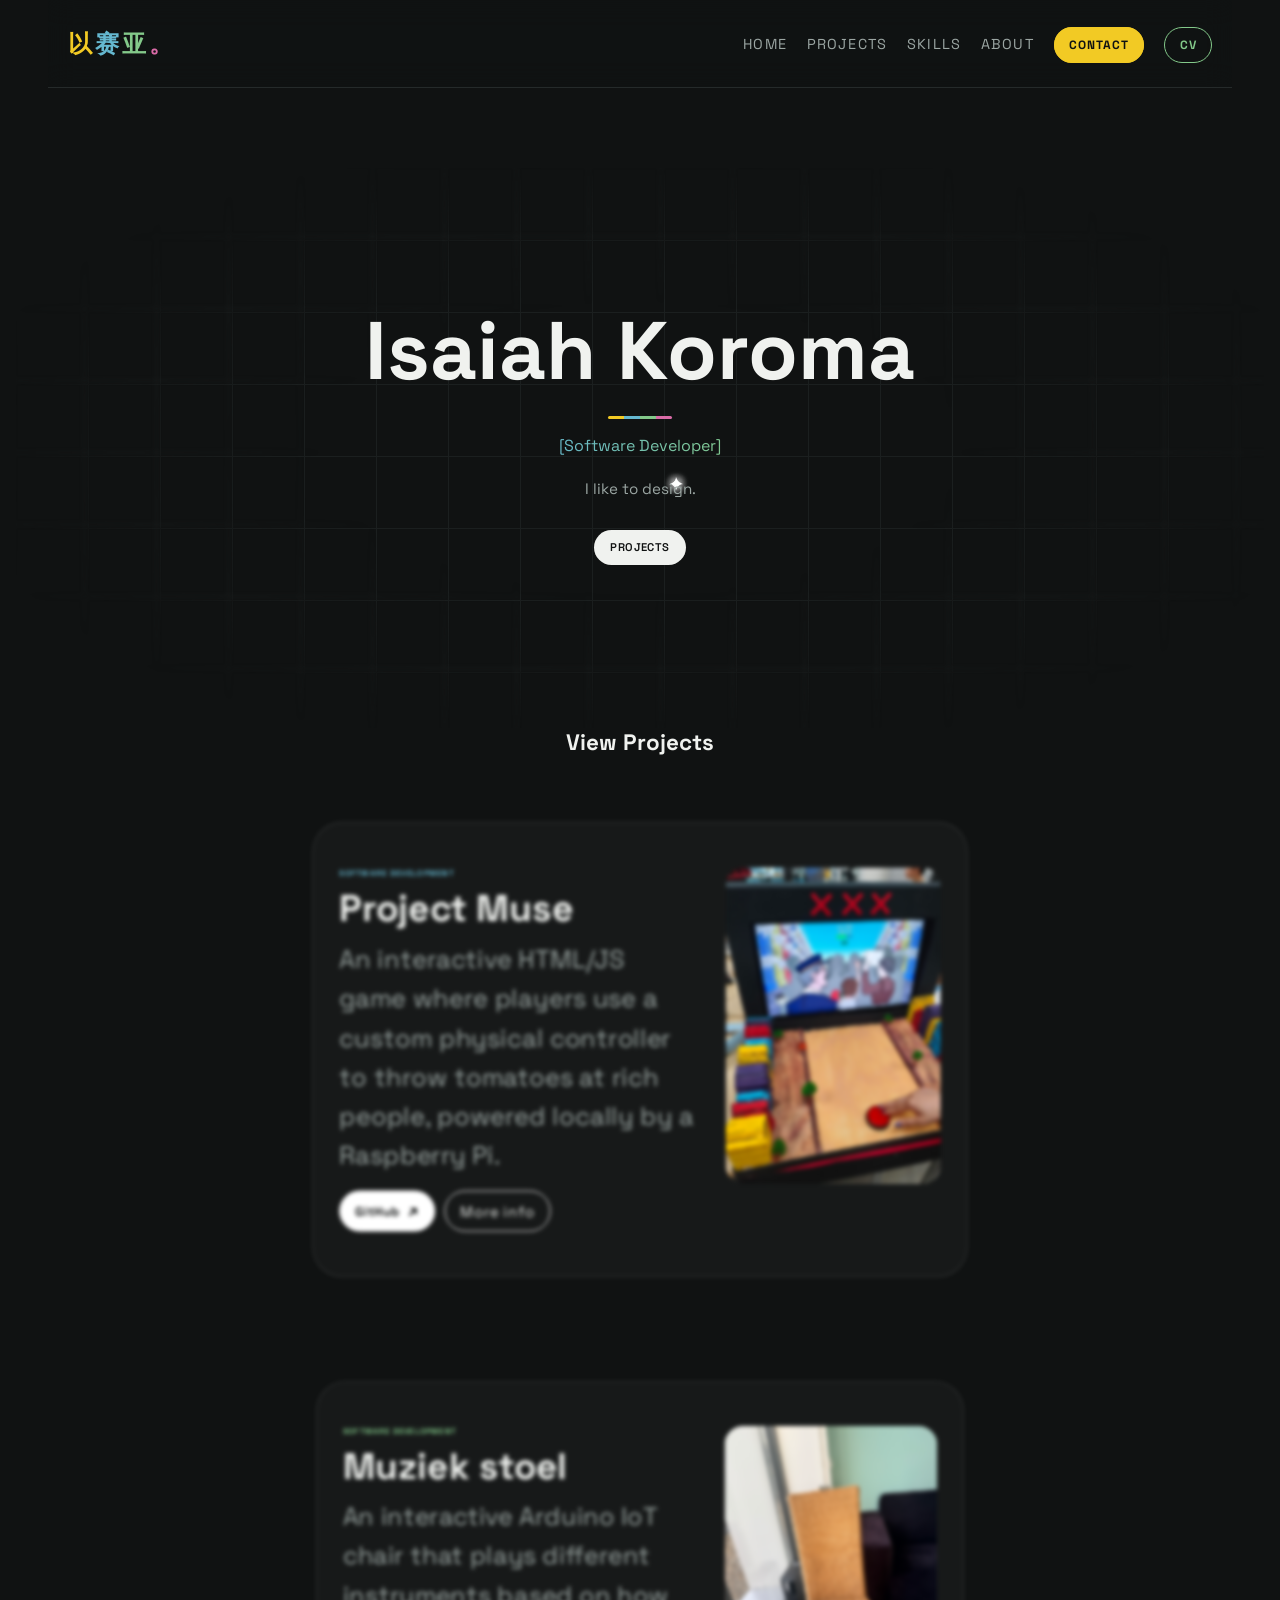
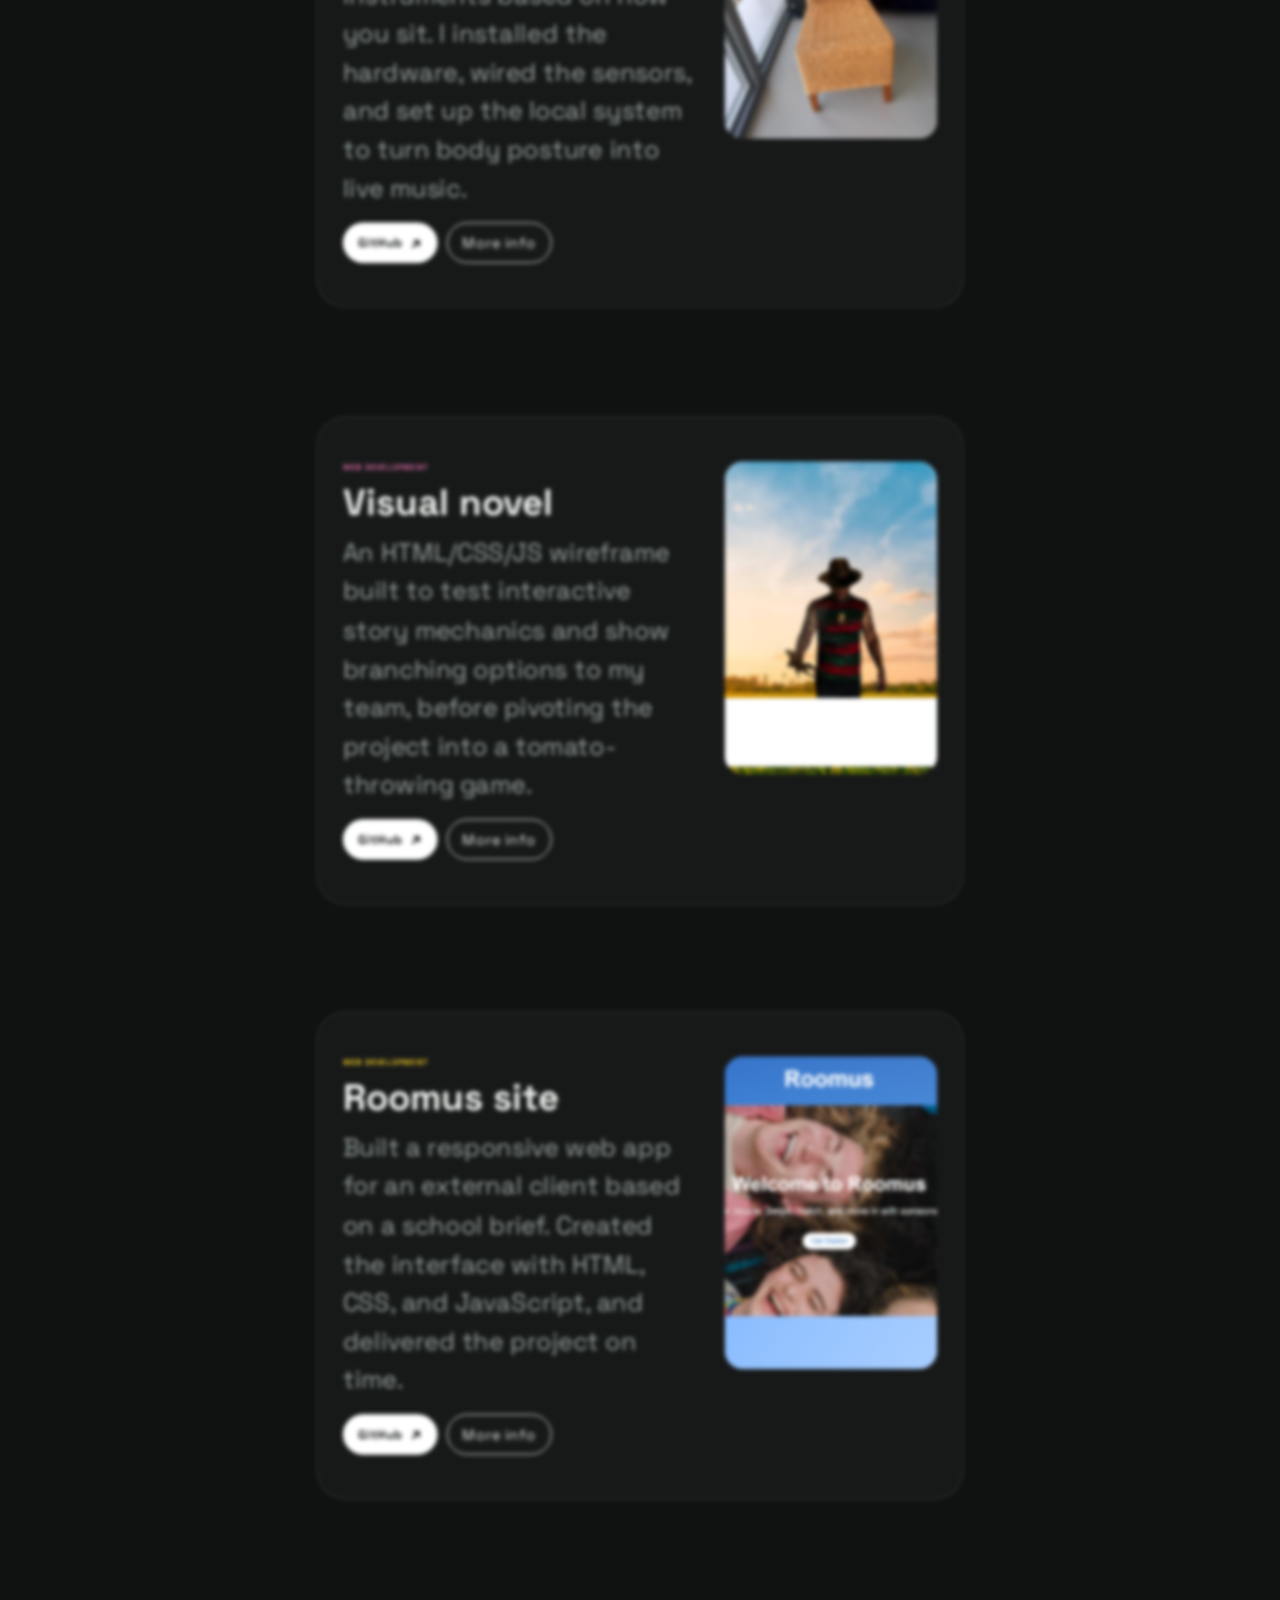
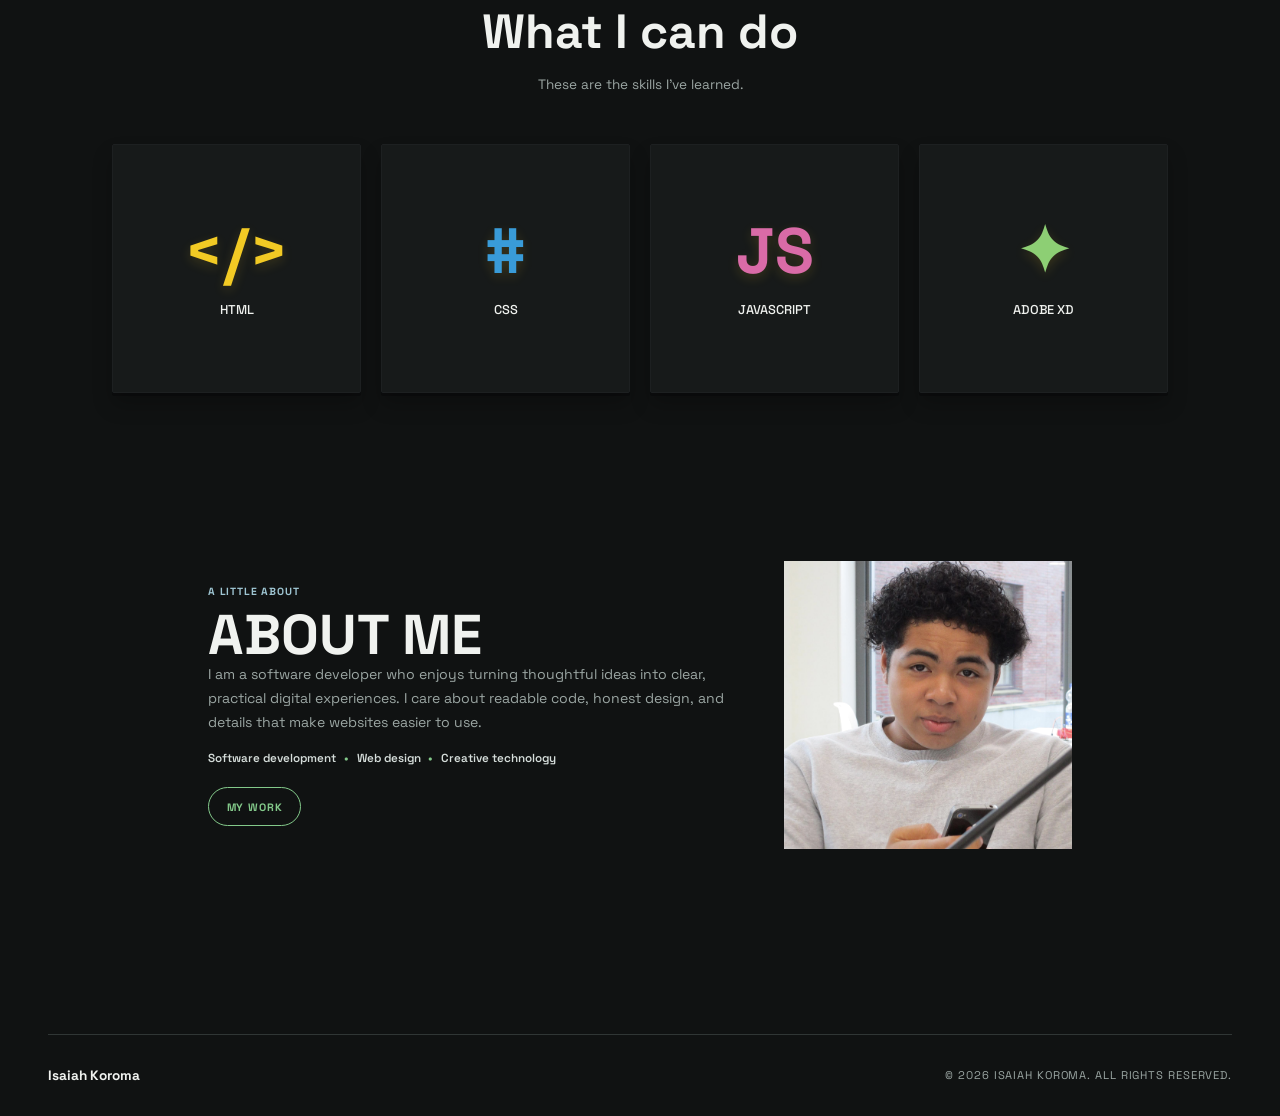
<file: index.html>
<!doctype html>
<html lang="en">
<head>
  <meta charset="utf-8">
  <meta name="viewport" content="width=device-width, initial-scale=1">
  <meta name="theme-color" content="#101212">
  <meta name="description" content="Isaiah Koroma is a software developer building creative digital experiences.">
  <title>Isaiah Koroma | Software Developer</title>
  <link rel="stylesheet" href="assets/style.css">
  <link rel="stylesheet" href="assets/views/front-page/front-page.css">
  <script src="assets/main.js" defer></script>
</head>
<body id="top">
  <header class="site-header">
    <a class="site-logo" href="#top" aria-label="Isaiah home">
      <span class="site-mark" aria-hidden="true"><span>以</span><span>赛</span><span>亚</span><span>。</span></span>
    </a>
    <nav class="site-nav" aria-label="Main navigation">
      <ul class="site-nav-menu">
        <li><a href="#top">Home</a></li>
        <li><a href="#projects-section">Projects</a></li>
        <li><a href="#skills-section">Skills</a></li>
        <li><a href="#about-section">About</a></li>
        <li><a class="site-nav-contact" href="contact/">Contact</a></li>
        <li><a class="site-nav-cv" href="assets/Isaiah-Koroma-CV.pdf" download>CV</a></li>
      </ul>
    </nav>
  </header>

  <main class="site-main">
    <section id="Main-section" class="box_border">
      <div class="hero-stars" aria-label="Animated stars">
        <button class="hero-star hero-star-one" type="button" aria-label="Send star flying"><span aria-hidden="true">&#10022;</span></button>
        <button class="hero-star hero-star-two" type="button" aria-label="Send star flying"><span aria-hidden="true">&#10023;</span></button>
        <button class="hero-star hero-star-three" type="button" aria-label="Send star flying"><span aria-hidden="true">&#10022;</span></button>
        <button class="hero-star hero-star-four" type="button" aria-label="Send star flying"><span aria-hidden="true">&#10023;</span></button>
        <button class="hero-star hero-star-five" type="button" aria-label="Send star flying"><span aria-hidden="true">&#10022;</span></button>
        <button class="hero-star hero-star-six" type="button" aria-label="Send star flying"><span aria-hidden="true">&#10023;</span></button>
        <button class="hero-star hero-star-seven" type="button" aria-label="Send star flying"><span aria-hidden="true">&#10022;</span></button>
        <button class="hero-star hero-star-eight" type="button" aria-label="Send star flying"><span aria-hidden="true">&#10023;</span></button>
      </div>

      <section id="Main-Text-section">
        <p class="intro-text"></p>
        <h1 class="name-text">Isaiah Koroma</h1>
        <p class="about-title">[Software Developer]</p>
        <p class="bio-text">I like to design.</p>
        <a class="Button" href="#projects-section">PROJECTS</a>
      </section>
      <img class="laptopman" src="assets/imgs/laptopman.webp" alt="">
    </section>

    <section id="projects-section" class="projects-section">
      <h2 class="favorite-projects-title">View Projects</h2>
      <div class="Project-cards">
        <section class="project-card homepage-project-card">
          <div class="duo-text">
            <p class="project-label">Software development</p>
            <h2 class="duo-project-name">Project Muse</h2>
            <p class="duo-project-info">An interactive HTML/JS game where players use a custom physical controller to throw tomatoes at rich people, powered locally by a Raspberry Pi.</p>
            <div class="project-actions">
              <a class="Button-small" href="https://github.com/Isaiah2am/M8BO_protest" target="_blank" rel="noopener noreferrer">GitHub <span aria-hidden="true">↗</span></a>
              <button class="Button-small project-info-toggle" type="button" aria-expanded="false" aria-controls="project-info-muse" data-project-info-toggle>More info</button>
            </div>
            <dialog class="project-info-panel" id="project-info-muse" aria-labelledby="project-info-muse-title" data-project-info-panel>
              <button class="project-info-close" type="button" aria-label="Close Project Muse details" data-project-info-close autofocus>&times;</button>
              <h3 id="project-info-muse-title">Project Muse</h3>
              <p>The game connects a custom-built physical controller to a browser-based experience. A Raspberry Pi runs the local setup, bringing the hardware and game together without relying on a remote server.</p>
            </dialog>
          </div>
          <img class="duo-img" src="assets/imgs/Muse.jpg" alt="Project Muse preview">
        </section>

        <section class="project-card homepage-project-card">
          <div class="duo-text">
            <p class="project-label">Software development</p>
            <h2 class="duo-project-name">Muziek stoel</h2>
            <p class="duo-project-info">An interactive Arduino IoT chair that plays different instruments based on how you sit. I installed the hardware, wired the sensors, and set up the local system to turn body posture into live music.</p>
            <div class="project-actions">
              <a class="Button-small" href="https://github.com/Isaiah2am/m6bo-muziekstoel" target="_blank" rel="noopener noreferrer">GitHub <span aria-hidden="true">↗</span></a>
              <button class="Button-small project-info-toggle" type="button" aria-expanded="false" aria-controls="project-info-chair" data-project-info-toggle>More info</button>
            </div>
            <dialog class="project-info-panel" id="project-info-chair" aria-labelledby="project-info-chair-title" data-project-info-panel>
              <button class="project-info-close" type="button" aria-label="Close Muziek stoel details" data-project-info-close autofocus>&times;</button>
              <h3 id="project-info-chair-title">Muziek stoel</h3>
              <p>This project combines Arduino sensors, chair-mounted hardware, and a local system. Sensor readings respond to posture and select the instrument heard while sitting in the chair.</p>
            </dialog>
          </div>
          <img class="duo-img" src="assets/imgs/stoel.jpg" alt="Music chair project preview">
        </section>

        <section class="project-card homepage-project-card">
          <div class="duo-text">
            <p class="project-label">Web development</p>
            <h2 class="duo-project-name">Visual novel</h2>
            <p class="duo-project-info">An HTML/CSS/JS wireframe built to test interactive story mechanics and show branching options to my team, before pivoting the project into a tomato-throwing game.</p>
            <div class="project-actions">
              <a class="Button-small" href="https://github.com/Isaiah2am/Visual-Novel_Test" target="_blank" rel="noopener noreferrer">GitHub <span aria-hidden="true">↗</span></a>
              <button class="Button-small project-info-toggle" type="button" aria-expanded="false" aria-controls="project-info-novel" data-project-info-toggle>More info</button>
            </div>
            <dialog class="project-info-panel" id="project-info-novel" aria-labelledby="project-info-novel-title" data-project-info-panel>
              <button class="project-info-close" type="button" aria-label="Close Visual novel details" data-project-info-close autofocus>&times;</button>
              <h3 id="project-info-novel-title">Visual novel</h3>
              <p>The wireframe focused on interactive story flow: readers could make choices and see branching options. It was an early prototype used to test the mechanics with the team before the idea evolved into a different game.</p>
            </dialog>
          </div>
          <img class="duo-img" src="assets/imgs/VN.png" alt="Visual novel project preview">
        </section>

        <section class="project-card homepage-project-card">
          <div class="duo-text">
            <p class="project-label">Web development</p>
            <h2 class="duo-project-name">Roomus site</h2>
            <p class="duo-project-info">Built a responsive web app for an external client based on a school brief. Created the interface with HTML, CSS, and JavaScript, and delivered the project on time.</p>
            <div class="project-actions">
              <a class="Button-small" href="https://github.com/Isaiah2am/m6bo-muziekstoel" target="_blank" rel="noopener noreferrer">GitHub <span aria-hidden="true">↗</span></a>
              <button class="Button-small project-info-toggle" type="button" aria-expanded="false" aria-controls="project-info-roomus" data-project-info-toggle>More info</button>
            </div>
            <dialog class="project-info-panel" id="project-info-roomus" aria-labelledby="project-info-roomus-title" data-project-info-panel>
              <button class="project-info-close" type="button" aria-label="Close Roomus site details" data-project-info-close autofocus>&times;</button>
              <h3 id="project-info-roomus-title">Roomus site</h3>
              <p>The work covered the responsive interface and its implementation in HTML, CSS, and JavaScript. It was developed to meet an external client's school-brief requirements and delivered on schedule.</p>
            </dialog>
          </div>
          <img class="duo-img" src="assets/imgs/roomus.png" alt="Roomus site preview">
        </section>
      </div>
    </section>


<section id="skills-section" class="skills-section">
      <h2 class="favorite-projects-title"><span>What I can do</span></h2>
      <p class="skills-intro">These are the skills I've learned.</p>
      <div class="skills-grid">
        <article class="skill-card"><span class="skill-mark" aria-hidden="true">&lt;/&gt;</span><h3>HTML</h3></article>
        <article class="skill-card"><span class="skill-mark" aria-hidden="true">#</span><h3>CSS</h3></article>
        <article class="skill-card"><span class="skill-mark" aria-hidden="true">JS</span><h3>JavaScript</h3></article>
        <article class="skill-card"><span class="skill-mark" aria-hidden="true">&#10022;</span><h3>adobe xd</h3></article>
      </div>
    </section>

    <section id="about-section" class="about-section">
      <div class="about-portrait">
        <img src="assets/imgs/me.jpg" alt="Isaiah working at a laptop">
        <span>Isaiah Koroma</span>
      </div>
      <div class="about-content">
        <p class="project-label">A little about</p>
        <h2 class="about-title">About me</h2>
        <p class="about-copy">I am a software developer who enjoys turning thoughtful ideas into clear, practical digital experiences. I care about readable code, honest design, and details that make websites easier to use.</p>
        <p class="about-focus">Software development <span>&bull;</span> Web design <span>&bull;</span> Creative technology</p>
        <div class="about-actions"><a class="about-button" href="#projects-section">My work</a></div>
      </div>
    </section>
  </main>

  <footer id="site-footer" class="site-footer">
    <p class="site-footer-name">Isaiah Koroma</p>
    <p class="site-footer-copy">&copy; 2026 Isaiah Koroma. All rights reserved.</p>
  </footer>
</body>
</file>
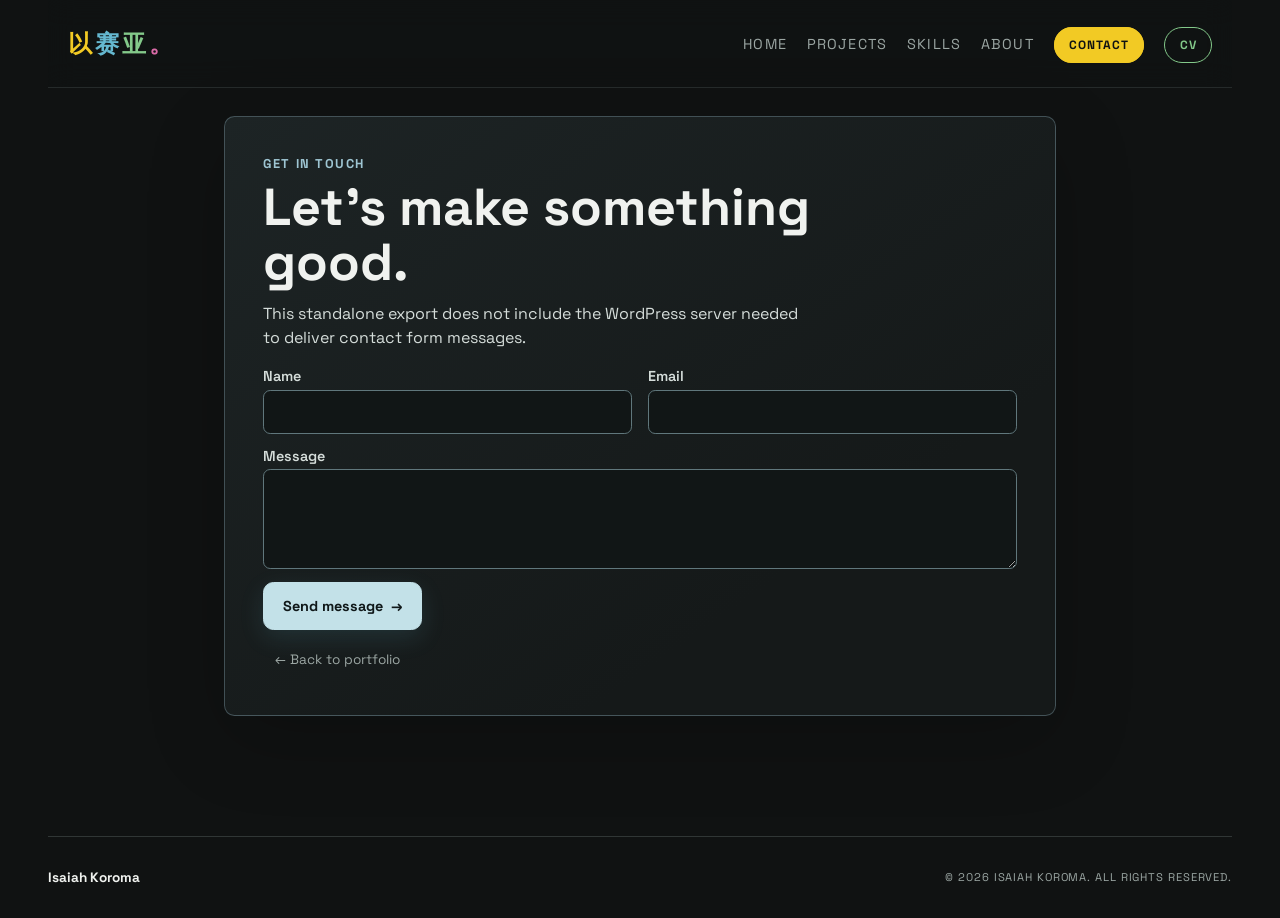
<file: contact/index.html>
<!doctype html>
<html lang="en">
<head>
  <meta charset="utf-8">
  <meta name="viewport" content="width=device-width, initial-scale=1">
  <meta name="theme-color" content="#101212">
  <title>Contact | Isaiah Koroma</title>
  <link rel="stylesheet" href="../assets/style.css">
  <link rel="stylesheet" href="../assets/views/contact/contact.css">
  <script src="../assets/main.js" defer></script>
  <script src="../assets/contact.js" defer></script>
</head>
<body id="top" class="page-contact">
  <header class="site-header">
    <a class="site-logo" href="../index.html#top" aria-label="Isaiah home">
      <span class="site-mark" aria-hidden="true"><span>以</span><span>赛</span><span>亚</span><span>。</span></span>
    </a>
    <nav class="site-nav" aria-label="Main navigation">
      <ul class="site-nav-menu">
        <li><a href="../index.html#top">Home</a></li>
        <li><a href="../index.html#projects-section">Projects</a></li>
        <li><a href="../index.html#skills-section">Skills</a></li>
        <li><a href="../index.html#about-section">About</a></li>
        <li><a class="site-nav-contact" href="./">Contact</a></li>
        <li><a class="site-nav-cv" href="../assets/Isaiah-Koroma-CV.pdf" download>CV</a></li>
      </ul>
    </nav>
  </header>

  <main class="contact-page">
    <section class="contact-card" aria-labelledby="contact-title">
      <p class="contact-eyebrow">Get in touch</p>
      <h1 id="contact-title">Let's make something good.</h1>
      <div class="contact-copy">
        <p>This standalone export does not include the WordPress server needed to deliver contact form messages.</p>
      </div>
      <p class="contact-feedback contact-feedback-error" id="contact-feedback" role="status" hidden></p>
      <form class="contact-form" data-static-contact-form>
        <div class="contact-field">
          <label for="contact-name">Name</label>
          <input id="contact-name" name="contact_name" type="text" autocomplete="name" maxlength="100" required>
        </div>
        <div class="contact-field">
          <label for="contact-email">Email</label>
          <input id="contact-email" name="contact_email" type="email" autocomplete="email" maxlength="254" required>
        </div>
        <div class="contact-field">
          <label for="contact-message">Message</label>
          <textarea id="contact-message" name="contact_message" rows="3" maxlength="5000" required></textarea>
        </div>
        <button class="contact-submit" type="submit">Send message <span aria-hidden="true">&rarr;</span></button>
      </form>
      <div class="contact-auxiliary">
        <a class="contact-back-link" href="../index.html#top">&larr; Back to portfolio</a>
      </div>
    </section>
  </main>

  <footer id="site-footer" class="site-footer">
    <p class="site-footer-name">Isaiah Koroma</p>
    <p class="site-footer-copy">&copy; 2026 Isaiah Koroma. All rights reserved.</p>
  </footer>
</body>
</html>
</file>
<file: assets/style.css>
/*
Theme Name: Isaiah portfolio
Theme URI:
Author: Isaiah Koroma
Author URI:
Description: My custom portfolio theme built from scratch.
Version: 1.0
*/

@import url('https://fonts.googleapis.com/css2?family=Space+Grotesk:wght@400;500;600;700&display=swap');

:root {
  --background: #101212;
  --surface: #171a1a;
  --text: #f0f2ef;
  --muted: #9ba6a3;
  --line: #303635;
  --accent-blue: #65b8d0;
  --accent-blue-light: #9ec5d2;
  --accent-green: #83c98a;
  --accent-pink: #d96ba7;
  --accent-yellow: #f2ca24;
}

* {
  box-sizing: border-box;
  font-family: 'Space Grotesk', 'Segoe UI', sans-serif;
  margin: 0;
  padding: 0;
}

html { scroll-behavior: smooth; }

body {
  background: var(--background);
  color: var(--text);
  display: flex;
  flex-direction: column;
  margin: 0 auto;
  min-height: 100vh;
  max-width: 85rem;
  padding: 0 2rem;
  width: calc(100% - 2rem);
}

.site-header {
  align-items: center;
  backdrop-filter: blur(14px);
  background: rgba(16, 18, 18, .72);
  border-bottom: 1px solid rgba(48, 54, 53, .7);
  box-sizing: border-box;
  display: flex;
  justify-content: space-between;
  margin-bottom: 5rem;
  min-height: 5.5rem;
  padding: 1rem 1.25rem;
  position: sticky;
  top: 0;
  width: 100%;
  z-index: 10;
}

.site-logo {
  align-items: center;
  display: inline-flex;
  text-decoration: none;
}

.site-mark {
  display: inline-flex;
  font-size: 1.5rem;
  font-weight: 700;
  gap: .12em;
  line-height: 1;
}

.site-mark span:nth-child(1) { color: var(--accent-yellow); }
.site-mark span:nth-child(2) { color: var(--accent-blue); }
.site-mark span:nth-child(3) { color: var(--accent-green); }
.site-mark span:nth-child(4) { color: var(--accent-pink); }

.site-nav { display: flex; }

.site-nav-menu {
  align-items: center;
  display: flex;
  flex-wrap: nowrap;
  gap: clamp(.6rem, 2vw, 1.25rem);
  list-style: none;
  margin: 0;
  padding: 0;
}

.site-nav-menu li { list-style: none; }

.site-nav a {
  color: var(--muted);
  font-size: .9rem;
  letter-spacing: .08em;
  text-decoration: none;
  text-transform: uppercase;
}

.site-nav a:hover { color: var(--accent-blue-light); }

.site-nav a.site-nav-contact {
  background: var(--accent-yellow);
  border: 1px solid var(--accent-yellow);
  border-radius: 999px;
  color: #101212;
  font-size: .75rem;
  font-weight: 700;
  padding: .55rem .9rem;
}

.site-nav a.site-nav-contact:hover {
  background: #e0b916;
  border-color: #e0b916;
  color: #101212;
}

.site-nav a.site-nav-cv {
  border: 1px solid var(--accent-green);
  border-radius: 999px;
  color: var(--accent-green);
  font-size: .75rem;
  font-weight: 700;
  padding: .55rem .9rem;
}

.site-nav a.site-nav-cv:hover {
  background: var(--accent-green);
  color: #101212;
}

.site-footer {
  align-items: center;
  border-top: 1px solid var(--line);
  display: flex;
  gap: 1.5rem;
  justify-content: space-between;
  margin-top: 3rem;
  padding: 2rem 0;
  width: 100%;
}

.site-footer-name {
  color: var(--text);
  font-size: .85rem;
  font-weight: 700;
}

.site-footer-copy {
  color: var(--muted);
  font-size: .7rem;
  letter-spacing: .08em;
  text-transform: uppercase;
}

main { margin-bottom: 3rem; }

@media (max-width: 900px) {
  .site-footer {
    align-items: flex-start;
    flex-direction: column;
  }
}

@media (max-width: 700px) {
  body { padding: 0 1rem; }

  .site-header {
    margin-bottom: 2rem;
    padding: .8rem .5rem;
  }

  .site-mark { font-size: 1.3rem; }

  .site-nav-menu { gap: .45rem; }

  .site-nav a { font-size: .62rem; }

  .site-nav a.site-nav-contact { font-size: .62rem; padding: .4rem .55rem; }

  .site-nav a.site-nav-cv { font-size: .62rem; padding: .4rem .55rem; }

  .site-footer { gap: 1rem; }
}
</file>
<file: assets/views/front-page/front-page.css>
/* Homepage hero */
#Main-section {
  align-items: center;
  background: transparent;
  border: 0;
  display: flex;
  justify-content: center;
  margin-left: -2rem;
  min-height: 560px;
  overflow: hidden;
  padding: 3rem 2rem 6rem;
  position: relative;
  text-align: center;
  width: calc(100% + 4rem);
}

#Main-section::before,
#Main-section::after {
  background-image: linear-gradient(#1b1f1f 1px, transparent 1px), linear-gradient(90deg, #1b1f1f 1px, transparent 1px);
  background-size: 72px 72px;
  content: '';
  inset: 0;
  pointer-events: none;
  position: absolute;
}

#Main-section::before {
  mask-image: radial-gradient(ellipse at center, #000 0%, #000 42%, transparent 72%);
}

#Main-section::after {
  filter: blur(2px);
  inset: -4px;
  mask-image: radial-gradient(ellipse at center, transparent 36%, #000 58%, transparent 78%);
}

#Main-section > :not(.hero-stars) {
  position: relative;
  z-index: 1;
}

.hero-stars {
  inset: 0;
  pointer-events: none;
  position: absolute;
  z-index: 1;
}

.hero-star {
  align-items: center;
  animation: hero-star-orbit var(--orbit-duration, 24s) linear infinite;
  animation-delay: var(--orbit-delay, 0s);
  appearance: none;
  background: transparent;
  border: 0;
  color: #fff;
  cursor: pointer;
  display: grid;
  height: 72px;
  justify-items: center;
  left: 50%;
  padding: 0;
  pointer-events: auto;
  position: absolute;
  top: 50%;
  touch-action: manipulation;
  transform-origin: center;
  width: 72px;
}

.hero-star:focus-visible {
  border-radius: 50%;
  outline: 2px solid #fff;
  outline-offset: 5px;
}

.hero-star > span {
  animation: hero-star-counter-spin var(--orbit-duration, 12s) linear infinite;
  animation-delay: var(--orbit-delay, 0s);
  color: inherit;
  display: block;
  text-shadow: 0 0 10px currentColor;
}

.star-flight {
  color: #fff;
  display: block;
  filter: drop-shadow(0 0 8px rgba(255, 255, 255, .9));
  font-size: 1.5rem;
  line-height: 1;
  opacity: 0;
  pointer-events: none;
  position: fixed;
  transition: opacity 1.5s ease;
  z-index: 1000;
}

.star-flight::after {
  background: linear-gradient(90deg, rgba(255, 255, 255, .9), transparent);
  content: '';
  height: 2px;
  left: 65%;
  position: absolute;
  top: 50%;
  transform: translateY(-50%) rotate(-45deg);
  transform-origin: left center;
  width: 72px;
}

.star-burst-particle {
  animation: star-particle-burst .55s ease-out forwards;
  background: #fff;
  border-radius: 50%;
  box-shadow: 0 0 8px rgba(255, 255, 255, .9);
  height: 4px;
  left: 0;
  pointer-events: none;
  position: fixed;
  top: 0;
  width: 4px;
  z-index: 1000;
}

@keyframes star-particle-burst {
  from { opacity: 1; transform: translate(-50%, -50%) scale(1); }
  to { opacity: 0; transform: translate(calc(-50% + var(--burst-x)), calc(-50% + var(--burst-y))) scale(.1); }
}

@keyframes hero-star-counter-spin {
  from { transform: scaleY(1.7) rotateZ(0deg); }
  to { transform: scaleY(1.7) rotateZ(-360deg); }
}

@keyframes hero-star-orbit {
  from { transform: translate(-50%, -50%) scaleY(.4) rotateZ(0deg) translateX(var(--orbit-radius)); }
  to { transform: translate(-50%, -50%) scaleY(.4) rotateZ(360deg) translateX(var(--orbit-radius)); }
}

.hero-star-one {
  --orbit-radius: min(44vw, calc(50vw - 1.5rem), 460px);
  --orbit-duration: 28s;
  --orbit-delay: 0s;
  font-size: 1.1rem;
}

.hero-star-two {
  --orbit-radius: min(39vw, calc(50vw - 1.5rem), 400px);
  --orbit-delay: -3.5s;
  --orbit-duration: 28s;
  font-size: .75rem;
}

.hero-star-three {
  --orbit-radius: min(48vw, calc(50vw - 1.5rem), 500px);
  --orbit-delay: -7s;
  --orbit-duration: 28s;
  font-size: .9rem;
}

.hero-star-four {
  --orbit-radius: min(42vw, calc(50vw - 1.5rem), 440px);
  --orbit-delay: -10.5s;
  --orbit-duration: 28s;
  font-size: 1.2rem;
}

.hero-star-five {
  --orbit-radius: min(36vw, calc(50vw - 1.5rem), 380px);
  --orbit-delay: -14s;
  --orbit-duration: 28s;
  font-size: .65rem;
}

.hero-star-six {
  --orbit-radius: min(47vw, calc(50vw - 1.5rem), 490px);
  --orbit-delay: -17.5s;
  --orbit-duration: 28s;
  font-size: .7rem;
}

.hero-star-seven {
  --orbit-radius: min(32vw, calc(50vw - 1.5rem), 330px);
  --orbit-delay: -21s;
  --orbit-duration: 28s;
  font-size: .6rem;
}

.hero-star-eight {
  --orbit-radius: min(41vw, calc(50vw - 1.5rem), 420px);
  --orbit-delay: -24.5s;
  --orbit-duration: 28s;
  font-size: .8rem;
}

#Main-Text-section {
  margin: 0 auto;
  width: min(100%, 38rem);
}

.intro-text {
  color: var(--accent-blue-light);
  font-size: .75rem;
  margin-bottom: 1rem;
  text-transform: uppercase;
}

.name-text {
  color: var(--text);
  font-size: clamp(2.8rem, 7vw, 5.1rem);
  margin: 0 0 1rem;
}

.name-text::after {
  background: linear-gradient(90deg, var(--accent-yellow) 0 25%, var(--accent-blue) 25% 50%, var(--accent-green) 50% 75%, var(--accent-pink) 75% 100%);
  border-radius: 2px;
  content: '';
  display: block;
  height: 3px;
  margin: .8rem auto 0;
  width: 4rem;
}

#Main-Text-section .about-title {
  background: linear-gradient(90deg, var(--accent-yellow), var(--accent-blue), var(--accent-green), var(--accent-pink));
  background-clip: text;
  color: transparent;
  -webkit-background-clip: text;
  -webkit-text-fill-color: transparent;
}

.bio-text {
  color: var(--muted);
  font-size: .95rem;
  line-height: 1.7;
  margin: 1.25rem auto 1.75rem;
  max-width: 30rem;
}

.laptopman { display: none; }

.Button {
  align-items: center;
  background: #f0f2ef;
  border-radius: 999px;
  color: #101212;
  display: inline-flex;
  font-size: .7rem;
  font-weight: 600;
  justify-content: center;
  letter-spacing: .04em;
  margin: auto;
  padding: .65rem 1rem;
  text-decoration: none;
  text-transform: uppercase;
}

.Button:hover {
  background: var(--button-hover-color, var(--accent-blue-light));
}

/* Projects */
.projects-section { display: block; }

.favorite-projects-title {
  color: var(--text);
  font-size: 1.4rem;
  margin-bottom: 3rem;
  text-align: center;
}

.Project-cards {
  margin: 0 auto;
  max-width: 55vw;
}

.project-card,
.homepage-project-card {
  background: rgba(255, 255, 255, .03);
  border: 1px solid rgba(255, 255, 255, .12);
  border-radius: 2rem;
  box-shadow: none;
  display: grid;
  gap: 1.8rem;
  grid-template-columns: 1.25fr .75fr;
  margin-bottom: 4rem;
  min-height: 430px;
  padding: 3rem 1.75rem;
  width: 100%;
}

.project-card,
.homepage-project-card { transition: none; }

.project-label {
  color: var(--accent-blue-light);
  font-size: .55rem;
  font-weight: 700;
  letter-spacing: .08em;
  margin-bottom: .45rem;
  text-transform: uppercase;
}

.Project-cards > .homepage-project-card:nth-child(4n + 1) .project-label { color: var(--accent-blue); }
.Project-cards > .homepage-project-card:nth-child(4n + 2) .project-label { color: var(--accent-green); }
.Project-cards > .homepage-project-card:nth-child(4n + 3) .project-label { color: var(--accent-pink); }
.Project-cards > .homepage-project-card:nth-child(4n + 4) .project-label { color: var(--accent-yellow); }

.duo-text {
  display: flex;
  flex-direction: column;
  height: 100%;
  width: 100%;
}

.duo-project-name {
  color: var(--text);
  font-size: 2.5rem;
  margin-bottom: .5rem;
}

.duo-project-info {
  color: var(--muted);
  font-size: 1.7rem;
  line-height: 1.55;
}

.duo-img {
  border-radius: 1.25rem;
  height: 100%;
  margin: 0;
  max-height: 340px;
  object-fit: cover;
  width: 100%;
}

.homepage-project-card {
  filter: blur(calc((1 - var(--reveal-progress, 0)) * 2.5px));
  pointer-events: none;
  transform: scale(calc(.92 + (var(--reveal-progress, 0) * .08)));
}

.homepage-project-card.is-interactive { pointer-events: auto; }

.projects-section .Button-small {
  align-items: center;
  background: #fff;
  border: 1px solid #fff;
  border-radius: 999px;
  color: #101212;
  display: inline-flex;
  font-size: .85rem;
  font-weight: 700;
  gap: .55rem;
  height: auto;
  justify-content: center;
  letter-spacing: .04em;
  margin-top: 1rem;
  padding: .65rem 1rem;
  text-decoration: none;
  text-transform: none;
  transition: background-color .2s ease, border-color .2s ease, color .2s ease, transform .2s ease;
  width: auto;
}

.project-actions {
  display: flex;
  flex-wrap: wrap;
  gap: .65rem;
  margin-top: auto;
  padding-top: 1rem;
}

.project-actions .Button-small { margin-top: 0; }

.projects-section .project-info-toggle {
  background: transparent;
  color: var(--text);
  cursor: pointer;
  font: inherit;
}

.projects-section .project-info-toggle:hover {
  background: rgba(255, 255, 255, .12);
  border-color: rgba(255, 255, 255, .6);
  color: var(--text);
}

.project-info-panel {
  background: #1b2020;
  border: 1px solid rgba(255, 255, 255, .24);
  border-radius: .75rem;
  box-shadow: 0 24px 80px rgba(0, 0, 0, .55);
  color: var(--text);
  inset: 0;
  margin: auto;
  max-height: min(80vh, 36rem);
  max-width: min(36rem, calc(100vw - 2rem));
  overflow: auto;
  padding: 2rem 3rem 2rem 2rem;
  position: fixed;
  width: 100%;
}

.project-info-panel::backdrop {
  background: rgba(8, 10, 10, .78);
  backdrop-filter: blur(4px);
}

@keyframes project-info-enter {
  from { clip-path: inset(0 0 100% 0); transform: scaleY(.94); }
  to { clip-path: inset(0); transform: scaleY(1); }
}

@keyframes project-info-backdrop-enter {
  from { opacity: 0; }
  to { opacity: 1; }
}

.project-info-panel[open] {
  animation: project-info-enter .36s cubic-bezier(.2, .8, .2, 1) both;
  transform-origin: top center;
}

.project-info-panel[open]::backdrop {
  animation: project-info-backdrop-enter .18s ease-out both;
}

.project-info-panel h3 {
  color: var(--text);
  font-size: 1rem;
  margin: 0 0 .5rem;
}

.project-info-panel p {
  color: var(--muted);
  font-size: .9rem;
  line-height: 1.6;
  margin: 0;
}

.project-info-close {
  align-items: center;
  appearance: none;
  background: transparent;
  border: 0;
  color: var(--text);
  cursor: pointer;
  display: grid;
  font: inherit;
  font-size: 1.5rem;
  height: 2.25rem;
  justify-items: center;
  line-height: 1;
  padding: 0;
  position: absolute;
  right: .35rem;
  top: .35rem;
  width: 2.25rem;
}

.project-info-close:hover { color: var(--accent-blue-light); }

.projects-section .Button-small span { font-size: 1.1rem; line-height: 1; }

.projects-section .Project-cards > .homepage-project-card .Button-small:hover {
  background: #fff;
  border-color: #fff;
  color: #101212;
  transform: translateY(-2px);
}

.projects-section .Button-small:focus-visible {
  outline: 3px solid var(--text);
  outline-offset: 3px;
}

.project-info-close:focus-visible {
  outline: 2px solid var(--text);
  outline-offset: 2px;
}

/* Skills */
.skills-section {
  margin: 5rem auto;
  max-width: 66rem;
  scroll-margin-top: 7rem;
  text-align: center;
  margin-bottom: 10rem;
}

.skills-section > .favorite-projects-title {
  color: var(--accent-yellow);
  font-size: clamp(2rem, 4vw, 3rem);
  margin-bottom: .75rem;
}

.skills-section > .favorite-projects-title span { color: var(--text); }

.skills-intro {
  color: var(--muted);
  font-size: .85rem;
  line-height: 1.6;
  margin: 0 auto 3rem;
  max-width: 44rem;
}

.skills-grid {
  display: grid;
  gap: 1.25rem;
  grid-template-columns: repeat(4, minmax(0, 1fr));
}

.skill-card {
  align-items: center;
  aspect-ratio: 1 / 1;
  background: var(--surface);
  border: 1px solid #1d2021;
  border-radius: 2px;
  box-shadow: 0 12px 20px rgba(0, 0, 0, .22), 0 3px 0 #0c0d0e;
  display: flex;
  flex-direction: column;
  justify-content: center;
  padding: 1rem;
  transition: transform .2s ease, box-shadow .2s ease;
}

.skill-card:hover {
  box-shadow: 0 16px 24px rgba(0, 0, 0, .3), 0 3px 0 #0c0d0e;
  transform: translateY(-4px);
}

.skill-mark {
  color: var(--accent-yellow);
  display: block;
  font-size: clamp(2.25rem, 5vw, 4rem);
  font-weight: 700;
  line-height: 1;
  margin-bottom: 1.1rem;
  text-shadow: 0 4px 12px rgba(242, 202, 36, .16);
}

.skill-mark svg {
  display: block;
  fill: currentColor;
  height: 1em;
  width: 1em;
}

.skill-card:nth-child(2) .skill-mark { color: #399bd8; }
.skill-card:nth-child(7) .skill-mark { color: #8dcf74; text-shadow: none; }
.skill-card:nth-child(3) .skill-mark,
.skill-card:nth-child(5) .skill-mark { color: var(--accent-pink); }
.skill-card:nth-child(4) .skill-mark { color: #8dcf74; }
.skill-card:nth-child(6) .skill-mark { color: var(--accent-yellow); text-shadow: none; }
.skill-card:nth-child(8) .skill-mark { color: #2496ed; }

.skill-card h3 {
  color: var(--text);
  font-size: .8rem;
  font-weight: 500;
  margin: 0;
  text-transform: uppercase;
}

/* About */
.about-section {
  align-items: stretch;
  color: var(--text);
  display: grid;
  gap: clamp(.75rem, 1.5vw, 1.25rem);
  grid-template-areas: 'content portrait';
  grid-template-columns: minmax(0, 1fr) minmax(12rem, 18rem);
  margin: 5rem auto;
  max-width: 54rem;
  width: 100%;
}

.about-portrait {
  align-self: center;
  aspect-ratio: 1;
  grid-area: portrait;
  height: auto;
  justify-self: end;
  margin: 0;
  min-height: 0;
  overflow: hidden;
  width: min(100%, 18rem);
}

.about-portrait img {
  height: 100%;
  display: block;
  filter: grayscale(.15) contrast(1.02);
  object-fit: cover;
  object-position: 55% 34%;
  width: 100%;
}

.about-portrait span {
  display: none;
}

.about-content {
  align-self: center;
  grid-area: content;
  max-width: 35rem;
  padding: 2rem 0;
  width: 100%;
}

.about-content .project-label { color: var(--accent-blue-light); font-size: .65rem; margin-bottom: .65rem; }
.about-content .about-title { color: var(--text); font-size: clamp(2.3rem, 4.5vw, 3.5rem); line-height: .98; text-transform: uppercase; }
.about-copy { color: var(--muted); font-size: .88rem; line-height: 1.7; }
.about-focus { color: #d5ddda; font-size: .73rem; font-weight: 600; margin-top: 1rem; }
.about-focus span { color: var(--accent-green); padding: 0 .3rem; }

.about-actions { display: flex; flex-wrap: wrap; gap: .65rem; margin-top: 1.4rem; }

.about-button {
  border: 1px solid var(--accent-green);
  border-radius: 999px;
  color: var(--accent-green);
  font-size: .67rem;
  font-weight: 700;
  letter-spacing: .08em;
  padding: .7rem 1.1rem;
  text-decoration: none;
  text-transform: uppercase;
  transition: background .2s ease, color .2s ease;
}

.about-actions .about-button-primary {
  background: var(--accent-yellow);
  border-color: var(--accent-yellow);
  color: #101212;
}

.about-actions .about-button-primary:hover {
  background: #e0b916;
  border-color: #e0b916;
}

.about-actions .about-button:not(.about-button-primary):hover {
  background: var(--accent-green);
  color: #101212;
}

@media (max-width: 900px) {
  .skills-grid { grid-template-columns: repeat(4, minmax(0, 1fr)); }
}

@media (max-width: 700px) {
  #Main-section { margin-left: -1rem; width: calc(100% + 2rem); }

  #Main-Text-section { width: 100%; }

  .Project-cards { max-width: 100%; }

  .project-card,
  .homepage-project-card { grid-template-columns: 1fr 6.5rem; }

  .duo-img { height: 5rem; max-height: none; width: 6.5rem; }

  .duo-project-name { font-size: 1.5rem; }

  .duo-project-info { font-size: .95rem; }

  .skills-grid { grid-template-columns: repeat(4, minmax(0, 1fr)); }

  .skills-intro { margin-bottom: 2rem; }

  .about-section {
    grid-template-areas: 'content' 'portrait';
    grid-template-columns: 1fr;
    margin: 4rem auto;
    width: 100%;
  }

  .about-content { padding: 1rem 0; }

  .about-portrait { justify-self: center; margin: 0; max-width: none; width: min(72vw, 16rem); }

}

@media (prefers-reduced-motion: reduce) {
  .hero-star,
  .hero-star > span { animation: none; }

  .homepage-project-card,
  .skill-card { transform: none; }

  .project-info-panel[open],
  .project-info-panel[open]::backdrop { animation: none; }
}
</file>
<file: assets/views/contact/contact.css>
/* Contact page layout and controls. */
.page-contact .site-header { margin-bottom: 1rem; }

.contact-page {
  align-items: center;
  display: flex;
  flex: 1;
  justify-content: center;
  padding: .75rem 1rem 1.5rem;
}

.contact-card {
  background: linear-gradient(145deg, #1d2425, #151919 72%);
  border: 1px solid rgba(158, 197, 210, .32);
  border-radius: .65rem;
  box-shadow: 0 24px 80px rgba(0, 0, 0, .2);
  max-width: 52rem;
  padding: clamp(1.25rem, 3vw, 2.5rem);
  width: 100%;
}

.contact-eyebrow {
  color: #9ec5d2;
  font-size: .8rem;
  font-weight: 700;
  letter-spacing: .12em;
  margin: 0 0 .5rem;
  text-transform: uppercase;
}

.contact-card h1 {
  color: #f0f2ef;
  font-size: clamp(2.2rem, 4.5vw, 3.25rem);
  line-height: 1.05;
  margin: 0 0 .75rem;
  max-width: 18ch;
}

.contact-copy,
.contact-response {
  color: #d5ddda;
  line-height: 1.7;
}

.contact-copy {
  margin: 0 0 .75rem;
  max-width: 55ch;
}

.contact-copy p {
  color: #d5ddda;
  line-height: 1.55;
  margin: 0 0 .5rem;
}

.contact-form {
  display: grid;
  gap: .8rem 1rem;
  grid-template-columns: repeat(2, minmax(0, 1fr));
  margin-top: 1rem;
}

.contact-field:nth-of-type(3) { grid-column: 1 / -1; }

.contact-field label {
  color: #d5ddda;
  display: block;
  font-size: .9rem;
  font-weight: 600;
  margin-bottom: .3rem;
}

.contact-field input,
.contact-field textarea {
  background: #111616;
  border: 1px solid #60777c;
  border-radius: .45rem;
  color: #f0f2ef;
  display: block;
  font: inherit;
  padding: .65rem .8rem;
  width: 100%;
}

.contact-field textarea {
  line-height: 1.6;
  resize: vertical;
}

.contact-field input:focus-visible,
.contact-field textarea:focus-visible {
  border-color: #9ec5d2;
  outline: 2px solid #9ec5d2;
  outline-offset: 2px;
}

.contact-submit {
  align-items: center;
  background: #c3e1e8;
  border: 1px solid #c3e1e8;
  border-radius: .65rem;
  box-shadow: 0 8px 24px rgba(101, 184, 208, .14);
  color: #101819;
  display: inline-flex;
  font-size: .9rem;
  font-weight: 700;
  gap: .5rem;
  justify-content: center;
  min-height: 3rem;
  padding: .8rem 1.15rem;
  width: fit-content;
  transition: background-color .2s ease, border-color .2s ease, transform .2s ease;
}

.contact-submit:hover {
  background: #fff;
  border-color: #fff;
  color: #101819;
  transform: translateY(-2px);
}

.contact-feedback {
  border-left: 3px solid #9ec5d2;
  color: #d5ddda;
  line-height: 1.6;
  margin: .75rem 0 0;
  padding: .75rem 1rem;
}

.contact-feedback-sent { border-color: #83c98a; }
.contact-feedback-invalid,
.contact-feedback-error { border-color: #d96ba7; }

.contact-auxiliary {
  align-items: flex-start;
  display: flex;
  flex-direction: column;
  gap: .65rem;
  margin-top: .75rem;
}

.contact-email-reveal { margin: 0; }

.contact-email-reveal summary {
  color: #9ec5d2;
  cursor: pointer;
  display: inline-block;
  font-size: .9rem;
  padding: .55rem .75rem;
  border-radius: .4rem;
  text-underline-offset: .2em;
}

.contact-email-reveal summary:hover,
.contact-back-link:hover { background: rgba(158, 197, 210, .08); }

.contact-email {
  color: #9ec5d2;
  display: inline-block;
  margin-top: .4rem;
  overflow-wrap: anywhere;
  text-underline-offset: .2em;
}

.contact-back-link {
  color: #9ba6a3;
  display: inline-block;
  font-size: .85rem;
  margin: 0;
  padding: .55rem .75rem;
  border-radius: .4rem;
}

.contact-back-link { text-decoration: none; }
.contact-back-link:hover { color: #9ec5d2; }

.contact-submit:focus-visible,
.contact-email-reveal summary:focus-visible,
.contact-email:focus-visible,
.contact-back-link:focus-visible {
  outline: 2px solid #9ec5d2;
  outline-offset: 3px;
}

@media (max-width: 600px) {
  .contact-form { grid-template-columns: 1fr; }

  .contact-field:nth-of-type(3) { grid-column: auto; }

}
</file>
